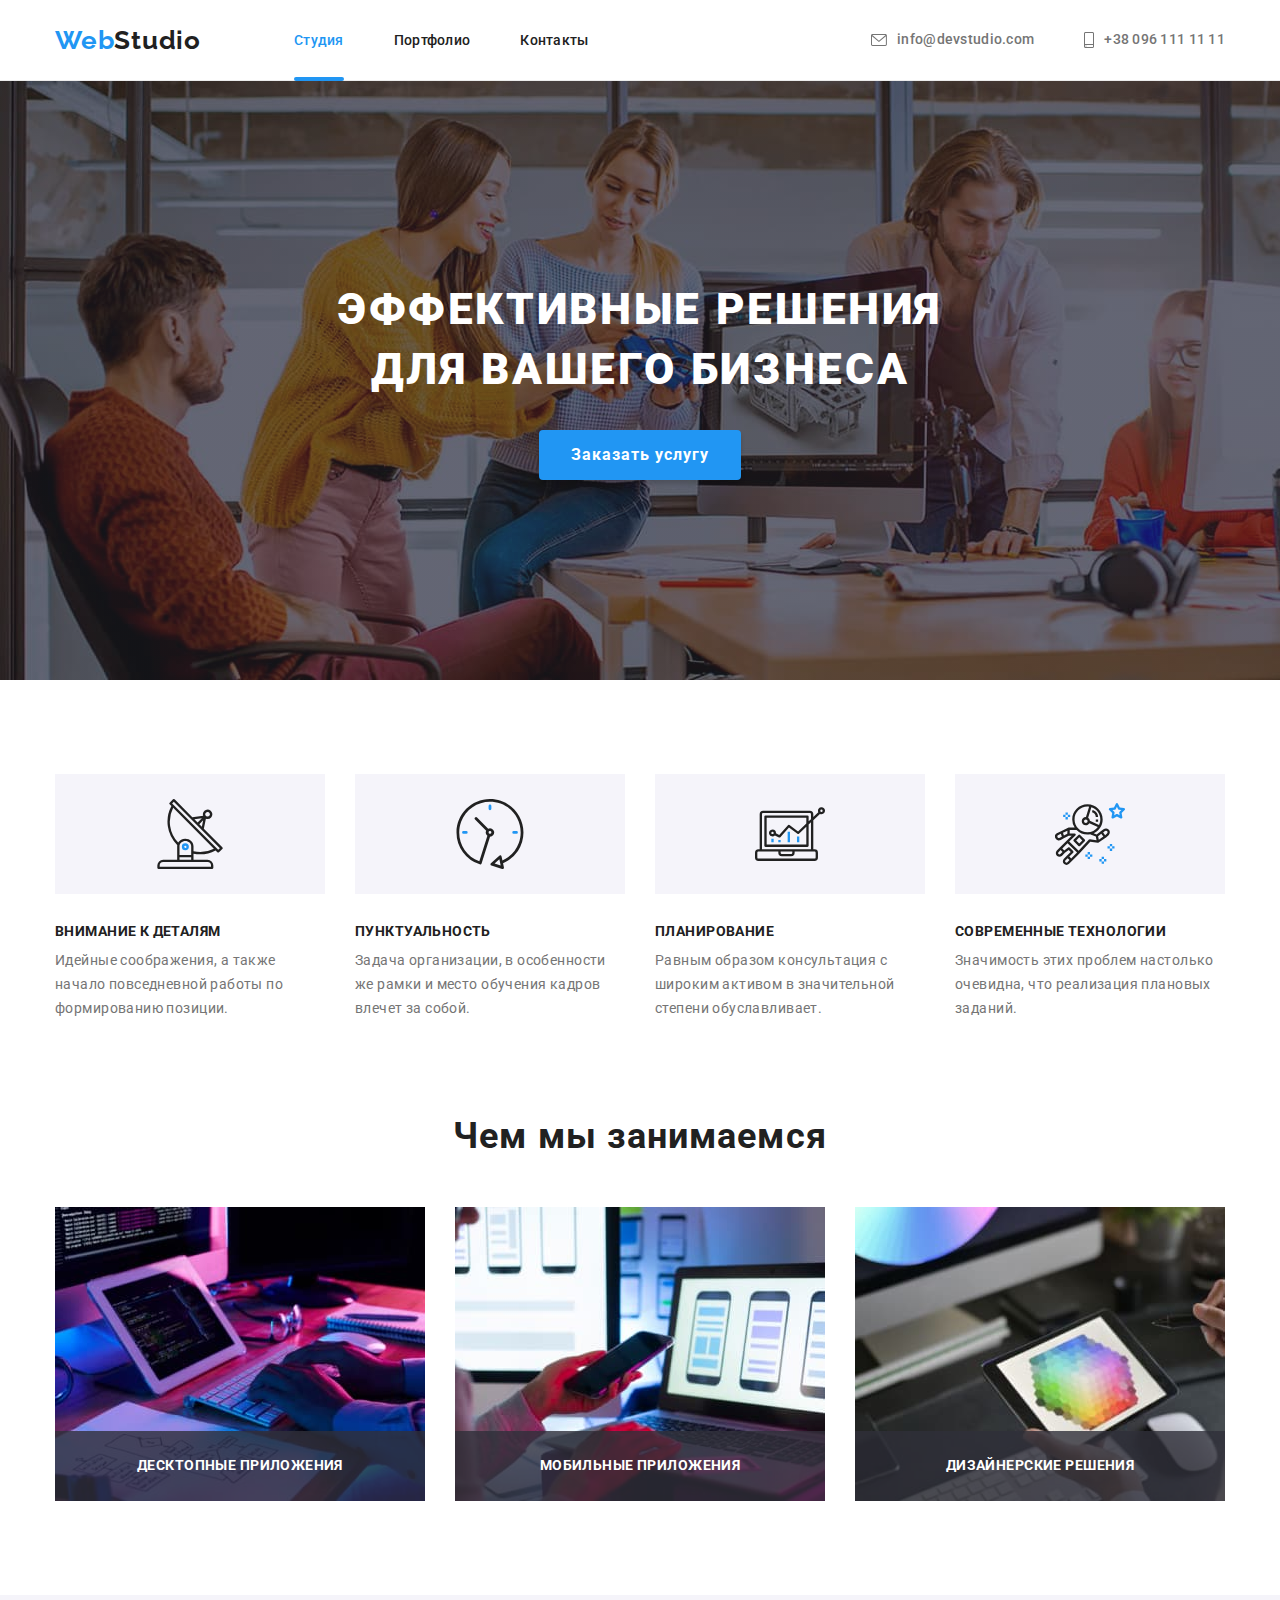
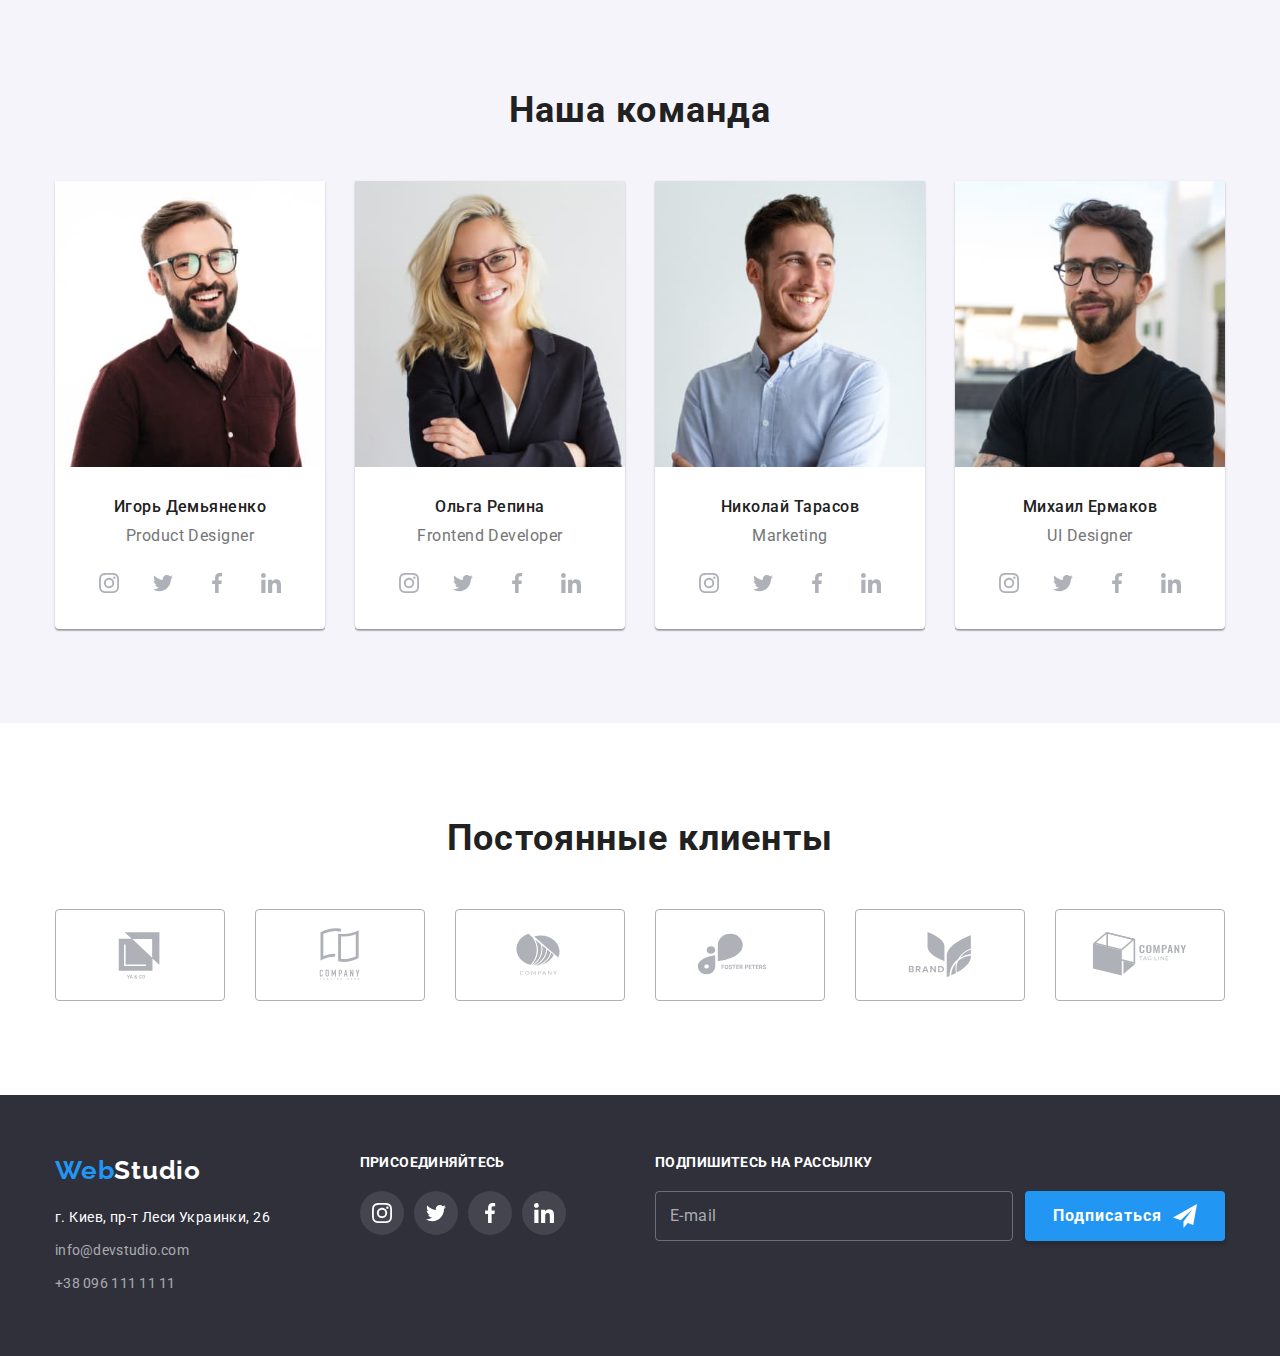
<file: index.html>
<!DOCTYPE html>
<html lang="ru">
<head>
    <meta charset="UTF-8">
    <meta http-equiv="X-UA-Compatible" content="IE=edge">
    <meta name="viewport" content="width=device-width, initial-scale=1.0">
    <title>Студия</title>
    <link rel="preconnect" href="https://fonts.googleapis.com">
    <link rel="preconnect" href="https://fonts.gstatic.com" crossorigin>
    <link href="https://fonts.googleapis.com/css2?family=Raleway:wght@700&family=Roboto:wght@400;500;700;900&display=swap"
        rel="stylesheet">
    <link rel="stylesheet" href="https://cdnjs.cloudflare.com/ajax/libs/modern-normalize/1.1.0/modern-normalize.min.css">
    <link rel="stylesheet" href="./css/main.min.css">
</head>
<body>
 <header class="header-section">
     <div class="container header-flex">
        <a href="./index.html" class="logo--header"><span class="logo__accent--header">Web</span>Studio</a>
        <button type="button" class="header__menu-btn" data-menu-button aria-expanded="false"
        aria-controls="header__menu-box">
            <svg class="menu-icon" width="40px" height="40px" aria-label="Переключатель мобильного меню">
                <use class="menu-icon__open" href="./images/icons.svg#icon-menu"></use>
                <use class="menu-icon__close" href="./images/icons.svg#icon-close"></use>
            </svg>
        </button>
     <nav class="header__menu-box" data-menu id="header__menu-box"> 
     <ul class="site-nav" >
         <li class="site-nav__item"><a href="./index.html" class="site-nav__link current">Студия</a></li>
         <li class="site-nav__item"><a href="./portfolio.html" class="site-nav__link">Портфолио</a></li>
         <li class="site-nav__item"><a href="" class="site-nav__link">Контакты</a></li>
     </ul>
     <ul class="contacts">
        <li class="contacts__item">
            <a href="mailto:info@devstudio.com" class="contacts__link"> 
                <svg class="contacts__icon-mail" width="16px" height="12px" ><use href="./images/icons.svg#icon-envelope-logo"></use></svg>
               info@devstudio.com</a></li>
        <li class="contacts__item"><a href="tel:+380961111111" class="contacts__link">
           <svg class="contacts__icon-phone" width="10px" height="16px">
               <use href="./images/icons.svg#icon-smartphone-logo"></use>
           </svg>
           +38 096 111 11 11</a></li>
    </ul>
    <ul class="menu-socials">
        <li class="menu-socials__item"><a class="menu-socials__link" href="" aria-label="Instagram">Instagram</a></li>
        <li class="menu-socials__item"><a class="menu-socials__link" href="" aria-label="Twitter">Twitter</a></li>
        <li class="menu-socials__item"><a class="menu-socials__link" href="" aria-label="Facebook">Facebook</a></li>
        <li class="menu-socials__item"><a class="menu-socials__link" href="" aria-label="LinkedIn">LinkedIn</a></li>
    </ul>
    </nav>
     
    </div>
 </header>
 <main>
     <section class="hero-section">
         <div class="hero-content">
         <h1 class="hero-title">Эффективные решения <br>для вашего бизнеса</h1>
         <button type="button" class="hero-btn" data-modal-open >Заказать услугу</button>
        </div>
     </section>
     <section class="section">
         <div class="container">
         <ul class="features">
             <li class="features__item">
                 <div class="features__icons-wrapper"><svg class="features__icon">
                    <use href="./images/icons.svg#antenna"></use>
                </svg></div>
              <h3 class="features__title">Внимание к деталям</h3>
              <p class="features__description">Идейные соображения, а также начало повседневной работы по формированию позиции.</p>
             </li>
             <li class="features__item">
                 <div class="features__icons-wrapper">
                <svg class="features__icon">
                    <use href="./images/icons.svg#clock"></use>
                </svg>
                </div>
              <h3 class="features__title">Пунктуальность</h3>
              <p class="features__description">Задача организации, в особенности же рамки и место обучения кадров влечет за собой.</p>
             </li>
             <li class="features__item">
                 <div class="features__icons-wrapper">
                    <svg class="features__icon">
                        <use href="./images/icons.svg#diagram"></use>
                    </svg>
                 </div>
              <h3 class="features__title">Планирование</h3>
              <p class="features__description">Равным образом консультация с широким активом в значительной степени обуславливает.</p>
             </li>
             <li class="features__item">
                 <div class="features__icons-wrapper">
                    <svg class="features__icon">
                        <use href="./images/icons.svg#astronaut"></use>
                    </svg>
                 </div>
              <h3 class="features__title">Современные технологии</h3>
              <p class="features__description">Значимость этих проблем настолько очевидна, что реализация плановых заданий.</p>
             </li>      
         </ul>
        </div>
     </section>
     <section class="projects-section">
         <div class="container">
         <h2 class="projects-section__title">Чем мы занимаемся</h2>
         <ul class="projects-list">
             <li class="projects-list__item">
               <img srcset="./images/img.jpg 1x, ./images/img@2x.jpg 2x"
               src="./images/img.jpg" 
               alt="Ноутбук" width="370"> 

               <p class="projects-list__decription">Десктопные приложения</p>
             </li>
            <li class="projects-list__item">
                <img srcset="./images/img2.jpg 1x, ./images/img2@2x.jpg 2x"
                src="./images/img2.jpg" alt="Смартфон" width="370">
                <p class="projects-list__decription">Мобильные приложения</p>
            </li>
            <li class="projects-list__item">
                <img srcset="./images/img3.jpg 1x, ./images/img3@2x.jpg 2x"
                src="./images/img3.jpg" alt="Планшет" width="370">
                <p class="projects-list__decription">Дизайнерские решения</p>
            </li>
         </ul>
        </div>
     </section>
     <section class="section team-section">
         <div class="container">
         <h2 class="team-section__title">Наша команда</h2>
         <ul class="team-members">
             <li class="team-members__item">
                <img srcset="
                ./images/team1-270.jpg     270w,
                ./images/team1-540@2x.jpg  540w,
                ./images/team1-354.jpg      354w,
                ./images/team1-708@2x.jpg   708w,
                ./images/team1-450.jpg      450w,
                ./images/team1-900@2x.jpg   900w
                "
                src="./images/team1-desktop.jpg" 
                alt="Фотография Игоря Демьяненко" 
                sizes="(min-width: 1200px) 25vw, (min-width: 768px) 50vw, (min-width: 480px) 100vw, 100vw"
                class="team-members-pic"> 

                <div class="team-members__content">
                <h3 class="team-members__name">Игорь Демьяненко</h3>
                <p class="team-members__position">Product Designer</p>
                
                <ul class="socials">
                    <li class="socials__point">
                     <a href="" class="socials__link" aria-label="Instagram">
                      <svg class="socials__icon" width="20px" height="20px">
                          <use href="./images/icons.svg#instagram"></use>
                      </svg>
                      </a>
                    </li>
                    <li class="socials__point">
                        <a href="" class="socials__link" aria-label="Twitter">
                            <svg class="socials__icon" width="20px" height="20px">
                                <use href="./images/icons.svg#twitter"></use>
                            </svg>
                        </a>
                    </li>
                    <li class="socials__point">
                        <a href="" class="socials__link" aria-label="Facebook">
                            <svg class="socials__icon" width="20px" height="20px">
                                <use href="./images/icons.svg#facebook"></use>
                            </svg>
                        </a>
                    </li>
                    <li class="socials__point">
                        <a href="" class="socials__link" aria-label="Linkedin">
                            <svg class="socials__icon" width="20px" height="20px">
                                <use href="./images/icons.svg#linkedin"></use>
                            </svg>
                        </a>
                    </li>
                </ul>
                </div>
             </li>
            <li class="team-members__item">
                <img srcset="
                ./images/team2-270.jpg     270w,
                ./images/team2-540@2x.jpg  540w,
                ./images/team2-354.jpg      354w,
                ./images/team2-708@2x.jpg   708w,
                ./images/team2-450.jpg      450w,
                ./images/team2-900@2x.jpg   900w
                "
                src="./images/team1-desktop.jpg" 
                alt="Фотография Ольги Репиной" 
                sizes="(min-width: 1200px) 25vw, (min-width: 768px) 50vw, (min-width: 480px) 100vw, 100vw"
                class="team-members-pic">

                <div class="team-members__content">
                <h3 class="team-members__name">Ольга Репина</h3>
                <p class="team-members__position">Frontend Developer</p>
                <ul class="socials">
                    <li class="socials__point">
                        <a href="" class="socials__link" aria-label="Instagram">
                            <svg class="socials__icon" width="20px" height="20px">
                                <use href="./images/icons.svg#instagram"></use>
                            </svg>
                        </a>
                    </li>
                    <li class="socials__point">
                        <a href="" class="socials__link" aria-label="Twitter">
                            <svg class="socials__icon" width="20px" height="20px">
                                <use href="./images/icons.svg#twitter"></use>
                            </svg>
                        </a>
                    </li>
                    <li class="socials__point">
                        <a href="" class="socials__link" aria-label="Facebook">
                            <svg class="socials__icon" width="20px" height="20px">
                                <use href="./images/icons.svg#facebook"></use>
                            </svg>
                        </a>
                    </li>
                    <li class="socials__point">
                        <a href="" class="socials__link" aria-label="Linkedin">
                            <svg class="socials__icon" width="20px" height="20px">
                                <use href="./images/icons.svg#linkedin"></use>
                            </svg>
                        </a>
                    </li>
                </ul>
                </div>
            </li>
            <li class="team-members__item">
                <img srcset="
                ./images/team3-270.jpg     270w,
                ./images/team3-540@2x.jpg  540w,
                ./images/team3-354.jpg      354w,
                ./images/team3-708@2x.jpg   708w,
                ./images/team3-450.jpg      450w,
                ./images/team3-900@2x.jpg   900w
                "
                src="./images/team1-desktop.jpg" 
                alt="Фотография Николая Тарасова" 
                sizes="(min-width: 1200px) 25vw, (min-width: 768px) 50vw, (min-width: 480px) 100vw, 100vw"
                class="team-members-pic">

                <div class="team-members__content">
                <h3 class="team-members__name">Николай Тарасов</h3>
                <p class="team-members__position">Marketing</p>
                <ul class="socials">
                    <li class="socials__point">
                        <a href="" class="socials__link" aria-label="Instagram">
                            <svg class="socials__icon" width="20px" height="20px">
                                <use href="./images/icons.svg#instagram"></use>
                            </svg>
                        </a>
                    </li>
                    <li class="socials__point">
                        <a href="" class="socials__link" aria-label="Twitter">
                            <svg class="socials__icon" width="20px" height="20px">
                                <use href="./images/icons.svg#twitter"></use>
                            </svg>
                        </a>
                    </li>
                    <li class="socials__point">
                        <a href="" class="socials__link" aria-label="Facebook">
                            <svg class="socials__icon" width="20px" height="20px">
                                <use href="./images/icons.svg#facebook"></use>
                            </svg>
                        </a>
                    </li>
                    <li class="socials__point">
                        <a href="" class="socials__link" aria-label="Linkedin">
                            <svg class="socials__icon" width="20px" height="20px">
                                <use href="./images/icons.svg#linkedin"></use>
                            </svg>
                        </a>
                    </li>
                </ul>
                </div>
            </li>
            <li class="team-members__item">
                <img srcset="
                ./images/team4-270.jpg     270w,
                ./images/team4-540@2x.jpg  540w,
                ./images/team4-354.jpg      354w,
                ./images/team4-708@2x.jpg   708w,
                ./images/team4-450.jpg      450w,
                ./images/team4-900@2x.jpg   900w
                "
                src="./images/team1-desktop.jpg" 
                alt="Фотография Михаила Ярмакова" 
                sizes="(min-width: 1200px) 25vw, (min-width: 768px) 50vw, (min-width: 480px) 100vw, 100vw"
                class="team-members-pic">

                <div class="team-members__content">
                <h3 class="team-members__name">Михаил Ермаков</h3>
                <p class="team-members__position">UI Designer</p>
                <ul class="socials">
                    <li class="socials__point">
                        <a href="" class="socials__link" aria-label="Instagram">
                            <svg class="socials__icon" width="20px" height="20px">
                                <use href="./images/icons.svg#instagram"></use>
                            </svg>
                        </a>
                    </li>
                    <li class="socials__point">
                        <a href="" class="socials__link" aria-label="Twitter">
                            <svg class="socials__icon" width="20px" height="20px">
                                <use href="./images/icons.svg#twitter"></use>
                            </svg>
                        </a>
                    </li>
                    <li class="socials__point">
                        <a href="" class="socials__link" aria-label="Facebook">
                            <svg class="socials__icon" width="20px" height="20px">
                                <use href="./images/icons.svg#facebook"></use>
                            </svg>
                        </a>
                    </li>
                    <li class="socials__point">
                        <a href="" class="socials__link" aria-label="Linkedin">
                            <svg class="socials__icon" width="20px" height="20px">
                                <use href="./images/icons.svg#linkedin"></use>
                            </svg>
                        </a>
                    </li>
                </ul>
                </div>
            </li>
         </ul>
        </div>
     </section>
     <section class="section">
         <div class="container">
        <h2 class="clients-section-title">Постоянные клиенты</h2>
            <ul class="clients-list">
                <li class="clients-list__item"><a href="" class="clients-list__link">
                    <svg class="clients-list__icon"><use href="./images/icons.svg#logo1"></use></svg>
                </a></li>
                <li class="clients-list__item"><a href="" class="clients-list__link">
                    <svg class="clients-list__icon"><use href="./images/icons.svg#logo2"></use></svg>
                </a></li>
                <li class="clients-list__item"><a href="" class="clients-list__link">
                    <svg class="clients-list__icon"><use href="./images/icons.svg#logo3"></use></svg>
                </a></li>
                <li class="clients-list__item"><a href="" class="clients-list__link">
                    <svg class="clients-list__icon"><use href="./images/icons.svg#logo4"></use></svg>
                </a></li>
                <li class="clients-list__item"><a href="" class="clients-list__link">
                    <svg class="clients-list__icon"><use href="./images/icons.svg#logo5"></use></svg>
                </a></li>
                <li class="clients-list__item"><a href="" class="clients-list__link">
                    <svg class="clients-list__icon"><use href="./images/icons.svg#logo6"></use></svg>
                </a></li>
            </ul>
        </div>
     </section>
 </main>

<footer class="footer-section">
    <div class="container footer-flex">

     <div class="footer-contacts-wrapper">
    <a href="./index.html" class="logo--footer"><span class="logo__accent--footer">Web</span>Studio</a>
    <address>
        г. Киев, пр-т Леси Украинки, 26
    </address>
    <ul class="footer-contacts">
        <li class="footer-contacts__point"><a href="mailto:info@devstudio.com" class="footer-contacts__link">info@devstudio.com</a></li>
        <li class="footer-contacts__point"><a href="tel:+380961111111" class="footer-contacts__link">+38 096 111 11 11</a></li>
    </ul>
     </div>

    <div class="footer-socials-wrapper">
    <h2 class="footer-socials-title">присоединяйтесь</h2>
    <ul class="footer-socials">
        <li class="footer-socials__item"><a href="" class="footer-socials__link">
            <svg class="footer-socials__icon" width="20px" height="20px"><use href="./images/icons.svg#instagram"></use></svg>
        </a></li>
        <li class="footer-socials__item"><a href="" class="footer-socials__link">
            <svg class="footer-socials__icon" width="20px" height="20px"><use href="./images/icons.svg#twitter"></use></svg>
        </a></li>
        <li class="footer-socials__item"><a href="" class="footer-socials__link">
                <svg class="footer-socials__icon" width="20px" height="20px">
                    <use href="./images/icons.svg#facebook"></use>
                </svg>
            </a></li>
        <li class="footer-socials__item"><a href="" class="footer-socials__link">
            <svg class="footer-socials__icon" width="20px" height="20px"><use href="./images/icons.svg#linkedin"></use></svg>
        </a></li>
    </ul>
    </div>

    <div class="form-subscription-box">
       <b class="form-subscription-title">Подпишитесь на рассылку</b>
       <form class="form-subscription">
        <input type="email" class="form-subscription__email" name="subscription-email" id="subscription-email" placeholder=" ">
        <label class="form-subscription__label" for="subscription-email">E-mail</label>
        <button type="submit" class="form-subscription-btn">Подписаться
            <svg width="24px" height="24px">
                <use href="./images/icons.svg#icon-send"></use>
            </svg>
        </button>
       </form>
    </div>
    </div>
</footer>
<!-- Разметка модального окна -->
<div class="backdrop is-hidden" data-modal>
    <div class="modal">
    <button class="btn-modal-close" data-modal-close>
        <svg width="18px" height="18px">
            <use href="./images/icons.svg#icon-close-modal"></use>
        </svg>
    </button>
    <b class="modal__title">Оставьте свои данные, мы вам перезвоним</b>
    <form class="form-box">
       <div class="form-item">
            <label class="form-item__label" for="username">Имя</label>
        <input class="form-item__input" id="username" name="username" type="text">
        <svg class="form-item__icon" width="18px" height="18px">
            <use href="./images/icons.svg#icon-person-black"></use>
        </svg>
        </div>

        <div class="form-item">
        <label class="form-item__label" for="phone">Телефон</label>
        <input class="form-item__input" id="phone" name="phone" type="tel">
        <svg class="form-item__icon" width="18px" height="18px">
            <use href="./images/icons.svg#icon-phone-black"></use>
        </svg>
        </div>

        <div class="form-item">
        <label class="form-item__label" for="email">Почта</label>
        <input class="form-item__input" id="email" name="email" type="email">
        <svg class="form-item__icon" width="18px" height="18px">
            <use href="./images/icons.svg#icon-email-black"></use>
        </svg>
        </div>

        <div class="form-comment">
        <label class="form-comment__label" for="comment">Комментарий</label>
        <textarea class="form-comment__text" id="comment" placeholder="Введите текст" name="comment"></textarea>
        </div>

        <div class="form-checkbox">
          <label class="form-checkbox__text" for="confirmation-checkbox">Соглашаюсь с рассылкой и принимаю <a href=""
          class="terms-link">Условия договора</a></label>
        <input type="checkbox" class="form-checkbox__input" id="confirmation-checkbox" name="confirmation-checkbox">
        
        <svg class="form-checkbox__mark" width="16px" height="15px">
            <use href="./images/icons.svg#icon-check"></use>
        </svg>
        <svg width="16px" height="15px" class="form-checkbox__mark-wrapper">
            <use href="./images/icons.svg#icon-vector"></use>
        </svg>
        </div>
        
        <button type="submit" class="modal-confirmation-btn">Отправить</button>
    </form>
    </div>
</div>
<script src="./js/modal.js"></script>
<script src="./js/menu.js"></script>
</body>
</html>
</file>
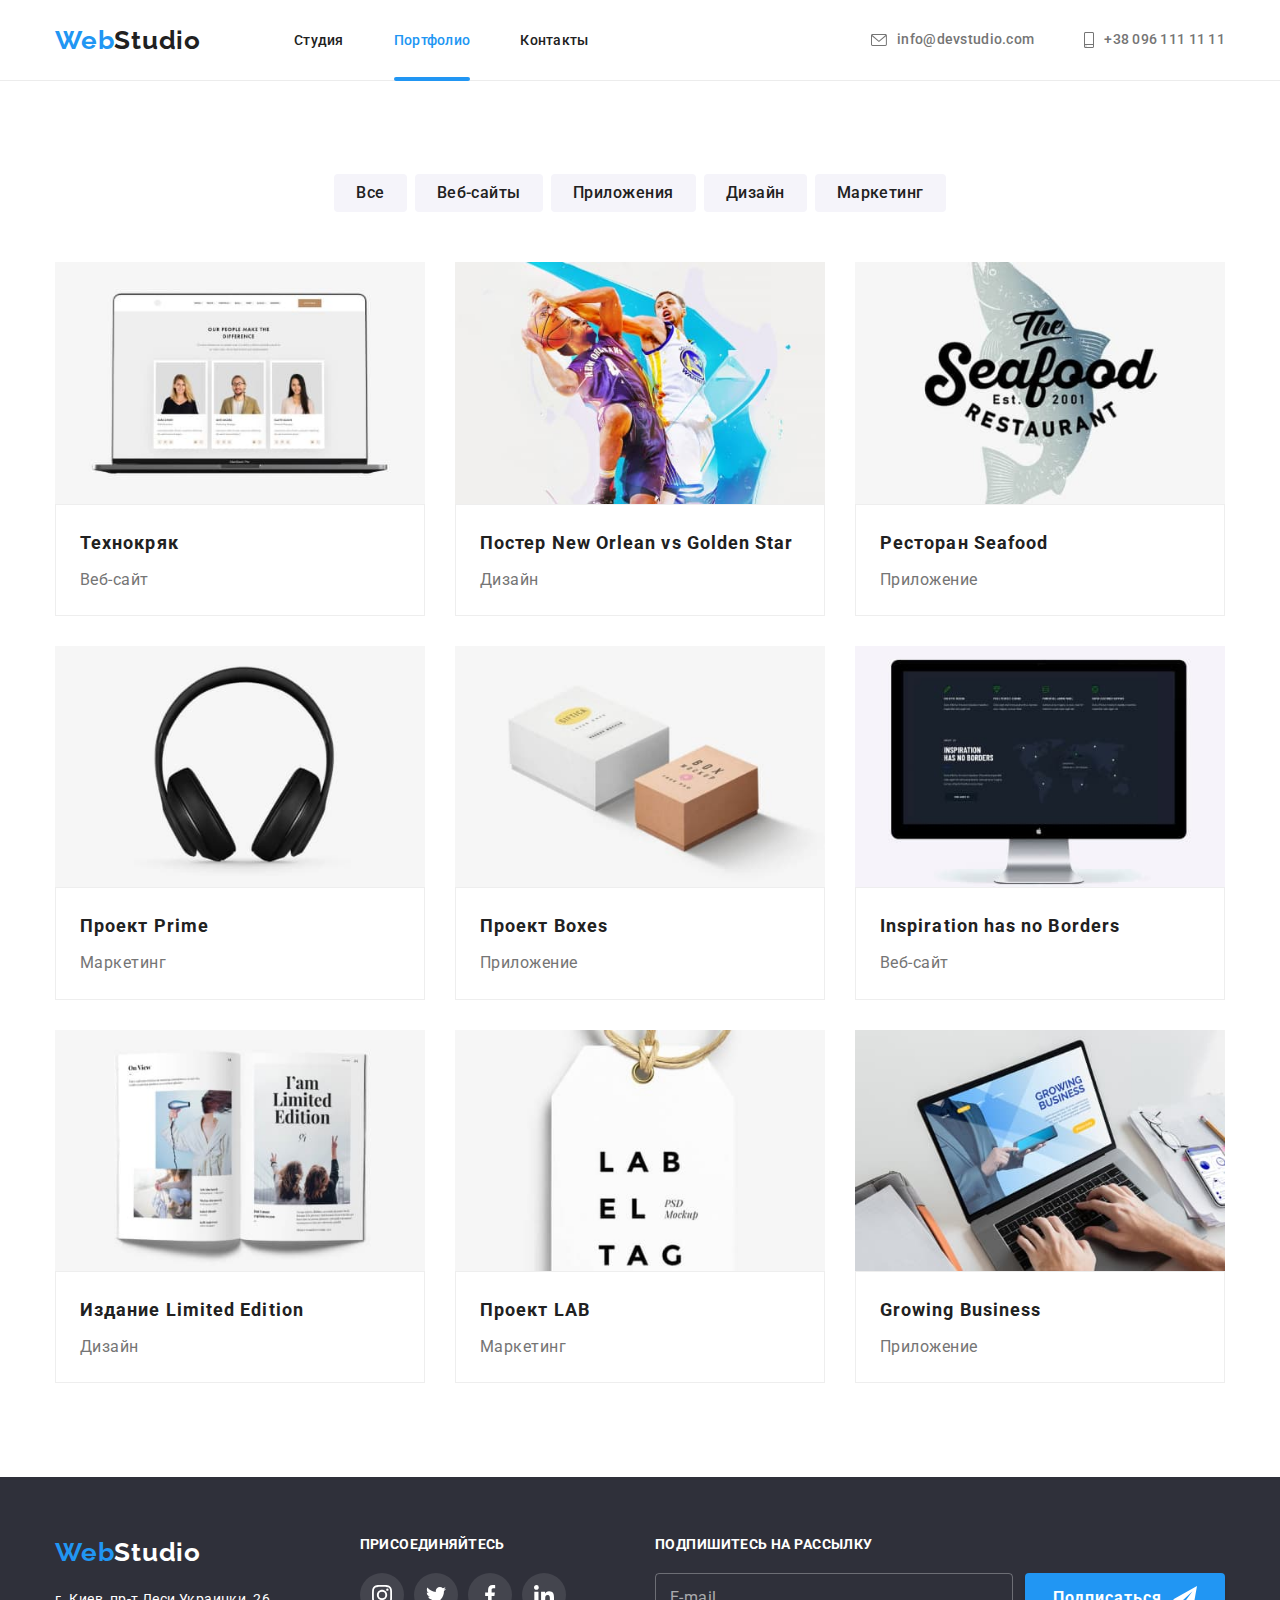
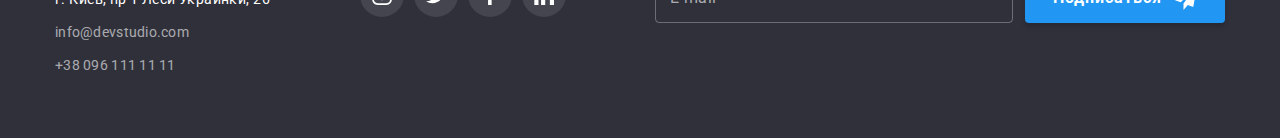
<file: portfolio.html>
<!DOCTYPE html>
<html lang="ru">
 <head>
    <meta charset="UTF-8">
    <meta http-equiv="X-UA-Compatible" content="IE=edge">
    <meta name="viewport" content="width=device-width, initial-scale=1.0">
    <title>Портфолио</title>
    <link rel="preconnect" href="https://fonts.googleapis.com">
    <link rel="preconnect" href="https://fonts.gstatic.com" crossorigin>
    <link href="https://fonts.googleapis.com/css2?family=Raleway:wght@700&family=Roboto:wght@400;500;700;900&display=swap"
        rel="stylesheet">
    <link rel="stylesheet" href="https://cdnjs.cloudflare.com/ajax/libs/modern-normalize/1.1.0/modern-normalize.min.css">
    <link rel="stylesheet" href="./css/main.min.css">
 </head>
 <body>
    <header class="header-section">
        <div class="container header-flex">
           <a href="./index.html" class="logo--header"><span class="logo__accent--header">Web</span>Studio</a>
           <button type="button" class="header__menu-btn" data-menu-button aria-expanded="false"
           aria-controls="header__menu-box">
               <svg class="menu-icon" width="40px" height="40px" aria-label="Переключатель мобильного меню">
                   <use class="menu-icon__open" href="./images/icons.svg#icon-menu"></use>
                   <use class="menu-icon__close" href="./images/icons.svg#icon-close"></use>
               </svg>
           </button>
        <nav class="header__menu-box" data-menu id="header__menu-box"> 
        <ul class="site-nav" >
            <li class="site-nav__item"><a href="./index.html" class="site-nav__link ">Студия</a></li>
            <li class="site-nav__item"><a href="./portfolio.html" class="site-nav__link current">Портфолио</a></li>
            <li class="site-nav__item"><a href="" class="site-nav__link">Контакты</a></li>
        </ul>
        <ul class="contacts">
           <li class="contacts__item">
               <a href="mailto:info@devstudio.com" class="contacts__link"> 
                   <svg class="contacts__icon-mail" width="16px" height="12px" ><use href="./images/icons.svg#icon-envelope-logo"></use></svg>
                  info@devstudio.com</a></li>
           <li class="contacts__item"><a href="tel:+380961111111" class="contacts__link">
              <svg class="contacts__icon-phone" width="10px" height="16px">
                  <use href="./images/icons.svg#icon-smartphone-logo"></use>
              </svg>
              +38 096 111 11 11</a></li>
       </ul>
       <ul class="menu-socials">
        <li class="menu-socials__item"><a class="menu-socials__link" href="" aria-label="Instagram">Instagram</a></li>
        <li class="menu-socials__item"><a class="menu-socials__link" href="" aria-label="Twitter">Twitter</a></li>
        <li class="menu-socials__item"><a class="menu-socials__link" href="" aria-label="Facebook">Facebook</a></li>
        <li class="menu-socials__item"><a class="menu-socials__link" href="" aria-label="LinkedIn">LinkedIn</a></li>
    </ul>
     </nav>
        
       </div>
    </header>
    <main>
     <section class="section">
      <div class="container">
        <h1 class="portfolio-title">Портфолио</h1>
            <ul class="filter-list">
                <li class="filter-list__item"><button type="button" class="filter-list__button">Все</button></li>
                <li class="filter-list__item"><button type="button" class="filter-list__button">Веб-сайты</button></li>
                <li class="filter-list__item"><button type="button" class="filter-list__button">Приложения</button></li>
                <li class="filter-list__item"><button type="button" class="filter-list__button">Дизайн</button></li>
                <li class="filter-list__item"><button type="button" class="filter-list__button">Маркетинг</button></li>
            </ul>   
                <ul class="portfolio-list">
                <li class="portfolio-list__item">
                    <a href="" class="portfolio-link">
                        <div class="portfolio-link__thumb">
                            <img srcset="
                            ./images/portfolio1-354.jpg   354w,
                            ./images/portfolio1-370.jpg   370w,
                            ./images/portfolio1-450.jpg   450w,
                            ./images/portfolio1-708.jpg   708w,
                            ./images/portfolio1-740.jpg   740w,
                            ./images/portfolio1-900.jpg   900w" 
                            src="./images/portfolio1-354.jpg" alt="Вид сайта технокряк" 
                            sizes="(min-width: 1200px) 33vw, (min-width: 768px) 50vw, (min-width: 480px) 100vw, 100vw"
                            class="img" >
                        <div class="portfolio-link__text-overlay"><p class="portfolio-link__text">Технокряк это современная площадка распространения коронавируса. Компании используют эту платформу
                        для цифрового
                        шпионажа.
                         </p></div></div>
                        <div class="portfolio-link__content">
                        <h2 class="portfolio-link__title">Технокряк</h2>
                        <p class="portfolio-link__type">Веб-сайт</p>
                        </div>
                    </a>
                </li>
                <li class="portfolio-list__item">
                    <a href="" class="portfolio-link">
                        <div class="portfolio-link__thumb">
                            <img srcset="
                            ./images/portfolio2-354.jpg   354w,
                            ./images/portfolio2-370.jpg   370w,
                            ./images/portfolio2-450.jpg   450w,
                            ./images/portfolio2-708.jpg   708w,
                            ./images/portfolio2-740.jpg   740w,
                            ./images/portfolio2-900.jpg   900w"  
                            src="./images/portfolio2-354.jpg" alt="Два игрока в баскетбол" 
                            sizes="(min-width: 1200px) 33vw, (min-width: 768px) 50vw, (min-width: 480px) 100vw, 100vw"
                            class="img" >
                        <div class="portfolio-link__text-overlay"><p class="portfolio-link__text">Технокряк это современная площадка распространения коронавируса. Компании используют эту платформу
                            для цифрового
                            шпионажа и атак на защищённые сервера конкурентов.</p></div></div>
                        <div class="portfolio-link__content">
                        <h2 class="portfolio-link__title">Постер New Orlean vs Golden Star</h2   >
                        <p class="portfolio-link__type">Дизайн</p>
                        </div>
                    </a>
                </li>
                <li class="portfolio-list__item">
                    <a href="" class="portfolio-link">
                        <div class="portfolio-link__thumb">
                            <img srcset="
                            ./images/portfolio3-354.jpg   354w,
                            ./images/portfolio3-370.jpg   370w,
                            ./images/portfolio3-450.jpg   450w,
                            ./images/portfolio3-708.jpg   708w,
                            ./images/portfolio3-740.jpg   740w,
                            ./images/portfolio3-900.jpg   900w" 
                            src="./images/portfolio3-354.jpg" alt="Эмблема ресторана" 
                            sizes="(min-width: 1200px) 33vw, (min-width: 768px) 50vw, (min-width: 480px) 100vw, 100vw"
                            class="img">
                        <div class="portfolio-link__text-overlay"><p class="portfolio-link__text">Технокряк это современная площадка распространения коронавируса. Компании используют эту платформу
                            для цифрового
                            шпионажа и атак на защищённые сервера конкурентов.</p></div></div>
                        <div class="portfolio-link__content">
                        <h2 class="portfolio-link__title">Ресторан Seafood</h2   >
                        <p class="portfolio-link__type">Приложение</p>
                        </div>
                    </a>
                </li>
                <li class="portfolio-list__item">
                    <a href="" class="portfolio-link">
                        <div class="portfolio-link__thumb">
                            <img srcset="
                            ./images/portfolio4-354.jpg   354w,
                            ./images/portfolio4-370.jpg   370w,
                            ./images/portfolio4-450.jpg   450w,
                            ./images/portfolio4-708.jpg   708w,
                            ./images/portfolio4-740.jpg   740w,
                            ./images/portfolio4-900.jpg   900w" 
                            src="./images/portfolio4-354.jpg" alt="Фотография наушников" 
                            sizes="(min-width: 1200px) 33vw, (min-width: 768px) 50vw, (min-width: 480px) 100vw, 100vw"
                            class="img">
                        <div class="portfolio-link__text-overlay"><p class="portfolio-link__text">Технокряк это современная площадка распространения коронавируса. Компании используют эту платформу
                            для цифрового
                            шпионажа и атак на защищённые сервера конкурентов.</p></div></div>
                        <div class="portfolio-link__content">
                        <h2 class="portfolio-link__title">Проект Prime</h2   >
                        <p class="portfolio-link__type">Маркетинг</p>
                        </div>
                    </a>
                </li>
                <li class="portfolio-list__item">
                    <a href="" class="portfolio-link">
                        <div class="portfolio-link__thumb">
                            <img srcset="
                            ./images/portfolio5-354.jpg   354w,
                            ./images/portfolio5-370.jpg   370w,
                            ./images/portfolio5-450.jpg   450w,
                            ./images/portfolio5-708.jpg   708w,
                            ./images/portfolio5-740.jpg   740w,
                            ./images/portfolio5-900.jpg   900w"
                            src="./images/portfolio5-354.jpg" alt="Две коробочки" 
                            sizes="(min-width: 1200px) 33vw, (min-width: 768px) 50vw, (min-width: 480px) 100vw, 100vw"
                            class="img" >
                        <div class="portfolio-link__text-overlay"><p class="portfolio-link__text">Технокряк это современная площадка распространения коронавируса. Компании используют эту платформу
                            для цифрового
                            шпионажа и атак на защищённые сервера конкурентов.</p></div></div>
                        <div class="portfolio-link__content">
                        <h2 class="portfolio-link__title">Проект Boxes</h2>
                        <p class="portfolio-link__type">Приложение</p>
                        </div>
                    </a>
                </li>
                <li class="portfolio-list__item">
                    <a href="" class="portfolio-link">
                        <div class="portfolio-link__thumb">
                            <img srcset="
                            ./images/portfolio6-354.jpg   354w,
                            ./images/portfolio6-370.jpg   370w,
                            ./images/portfolio6-450.jpg   450w,
                            ./images/portfolio6-708.jpg   708w,
                            ./images/portfolio6-740.jpg   740w,
                            ./images/portfolio6-900.jpg   900w"
                            src="./images/portfolio6-354.jpg" alt="Фотография веб-сайта" 
                            sizes="(min-width: 1200px) 33vw, (min-width: 768px) 50vw, (min-width: 480px) 100vw, 100vw"
                            class="img">
                        <div class="portfolio-link__text-overlay"><p class="portfolio-link__text">Технокряк это современная площадка распространения коронавируса. Компании используют эту платформу
                            для цифрового
                            шпионажа и атак на защищённые сервера конкурентов.</p></div></div>
                        <div class="portfolio-link__content">
                        <h2 class="portfolio-link__title">Inspiration has no Borders</h2>
                        <p class="portfolio-link__type">Веб-сайт</p>
                        </div>
                    </a>
                </li>
                <li class="portfolio-list__item">
                    <a href="" class="portfolio-link">
                        <div class="portfolio-link__thumb">
                            <img srcset="
                            ./images/portfolio7-354.jpg   354w,
                            ./images/portfolio7-370.jpg   370w,
                            ./images/portfolio7-450.jpg   450w,
                            ./images/portfolio7-708.jpg   708w,
                            ./images/portfolio7-740.jpg   740w,
                            ./images/portfolio7-900.jpg   900w"
                            src="./images/portfolio7-354.jpg" alt="Раскрытая книга" 
                            sizes="(min-width: 1200px) 33vw, (min-width: 768px) 50vw, (min-width: 480px) 100vw, 100vw"
                            class="img">
                        <div class="portfolio-link__text-overlay"><p class="portfolio-link__text">Технокряк это современная площадка распространения коронавируса. Компании используют эту платформу
                        для цифрового
                        шпионажа и атак на защищённые сервера конкурентов.</p></div></div>
                        <div class="portfolio-link__content">
                        <h2 class="portfolio-link__title">Издание Limited Edition</h2>
                        <p class="portfolio-link__type">Дизайн</p>
                        </div>
                    </a>
                </li>
                <li class="portfolio-list__item">
                    <a href="" class="portfolio-link">
                        <div class="portfolio-link__thumb">
                            <img srcset="
                            ./images/portfolio8-354.jpg   354w,
                            ./images/portfolio8-370.jpg   370w,
                            ./images/portfolio8-450.jpg   450w,
                            ./images/portfolio8-708.jpg   708w,
                            ./images/portfolio8-740.jpg   740w,
                            ./images/portfolio8-900.jpg   900w"
                            src="./images/portfolio8-354.jpg" alt="Эмблема проекта" 
                            sizes="(min-width: 1200px) 33vw, (min-width: 768px) 50vw, (min-width: 480px) 100vw, 100vw"
                            class="img">
                        <div class="portfolio-link__text-overlay"><p class="portfolio-link__text">Технокряк это современная площадка распространения коронавируса. Компании используют эту платформу
                            для цифрового
                            шпионажа и атак на защищённые сервера конкурентов.</p></div></div>
                        <div class="portfolio-link__content">
                        <h2 class="portfolio-link__title">Проект LAB</h2>
                        <p class="portfolio-link__type">Маркетинг</p>
                        </div>
                    </a>
                </li>
                <li class="portfolio-list__item">
                    <a href="" class="portfolio-link">
                        <div class="portfolio-link__thumb">
                            <img srcset="
                            ./images/portfolio9-354.jpg   354w,
                            ./images/portfolio9-370.jpg   370w,
                            ./images/portfolio9-450.jpg   450w,
                            ./images/portfolio9-708.jpg   708w,
                            ./images/portfolio9-740.jpg   740w,
                            ./images/portfolio9-900.jpg   900w"
                            src="./images/portfolio9-354.jpg" alt="Изображение ноутбука" 
                            sizes="(min-width: 1200px) 33vw, (min-width: 768px) 50vw, (min-width: 480px) 100vw, 100vw"
                            class="img">
                        <div class="portfolio-link__text-overlay"><p class="portfolio-link__text">Технокряк это современная площадка распространения коронавируса. Компании используют эту платформу
                            для цифрового
                            шпионажа и атак на защищённые сервера конкурентов.</p></div>
                            </div>
                        <div class="portfolio-link__content">
                        <h2 class="portfolio-link__title">Growing Business</h2>
                        <p class="portfolio-link__type">Приложение</p>
                        </div>
                    </a>
                </li>
                </ul>
      </div>
     </section>
    </main>
    <footer class="footer-section">
        <div class="container footer-flex">
    
         <div class="footer-contacts-wrapper">
        <a href="./index.html" class="logo--footer"><span class="logo__accent--footer">Web</span>Studio</a>
        <address>
            г. Киев, пр-т Леси Украинки, 26
        </address>
        <ul class="footer-contacts">
            <li class="footer-contacts__point"><a href="mailto:info@devstudio.com" class="footer-contacts__link">info@devstudio.com</a></li>
            <li class="footer-contacts__point"><a href="tel:+380961111111" class="footer-contacts__link">+38 096 111 11 11</a></li>
        </ul>
         </div>
    
        <div class="footer-socials-wrapper">
        <h2 class="footer-socials-title">присоединяйтесь</h2>
        <ul class="footer-socials">
            <li class="footer-socials__item"><a href="" class="footer-socials__link">
                <svg class="footer-socials__icon" width="20px" height="20px"><use href="./images/icons.svg#instagram"></use></svg>
            </a></li>
            <li class="footer-socials__item"><a href="" class="footer-socials__link">
                <svg class="footer-socials__icon" width="20px" height="20px"><use href="./images/icons.svg#twitter"></use></svg>
            </a></li>
            <li class="footer-socials__item"><a href="" class="footer-socials__link">
                    <svg class="footer-socials__icon" width="20px" height="20px">
                        <use href="./images/icons.svg#facebook"></use>
                    </svg>
                </a></li>
            <li class="footer-socials__item"><a href="" class="footer-socials__link">
                <svg class="footer-socials__icon" width="20px" height="20px"><use href="./images/icons.svg#linkedin"></use></svg>
            </a></li>
        </ul>
        </div>
    
        <div class="form-subscription-box">
           <b class="form-subscription-title">Подпишитесь на рассылку</b>
           <form class="form-subscription">
            <input type="email" class="form-subscription__email" name="subscription-email" id="subscription-email" placeholder=" ">
            <label class="form-subscription__label" for="subscription-email">E-mail</label>
            <button type="submit" class="form-subscription-btn">Подписаться
                <svg width="24px" height="24px">
                    <use href="./images/icons.svg#icon-send"></use>
                </svg>
            </button>
           </form>
        </div>
        </div>
    </footer>
    <script src="./js/modal.js"></script>
    <script src="./js/menu.js"></script>
 </body>
</html>
</file>
<file: css/main.min.css>
:root{--primary-text-color: rgba(117, 117, 117, 1);--title-text-color: rgba(33, 33, 33, 1);--accent-color: rgba(33, 150, 243, 1);--white: rgba(255, 255, 255, 1);--background-color: rgba(245, 244, 250, 1);--footer-bg-color: rgba(47, 48, 58, 1);--hover-btn-color: rgba(24, 140, 232, 1);--portfolio-card-margin: 30px;--fotter-contacts-color: rgba(255, 255, 255, 0.6);--hero-background-shadow: rgba(47, 48, 58, 0, 4);--icons-primary-color: rgba(175, 177, 184, 1);--transition-cubic: cubic-bezier(0.4, 0, 0.2, 1)}.logo__accent--footer,.logo--footer,.logo--header,.logo__accent--header{font-family:"Raleway",sans-serif;font-weight:700;font-size:24px;line-height:1.17;letter-spacing:.03em;text-decoration:none}@media screen and (min-width: 1200px){.logo__accent--footer,.logo--footer,.logo--header,.logo__accent--header{font-size:26px;line-height:1.19}}body{font-family:"Roboto",sans-serif;color:var(--primary-text-color);padding-top:60px}@media screen and (min-width: 768px){body{padding-top:80px}}li{list-style:none}ul{padding:0;margin:0}h1,h2,h3{margin-top:0}p{margin-bottom:0}img{display:block}.container{margin:0 auto;padding-left:15px;padding-right:15px}@media screen and (min-width: 480px){.container{width:480px}}@media screen and (min-width: 768px){.container{width:768px}}@media screen and (min-width: 1200px){.container{width:1200px}}.section{padding:60px 0}@media screen and (min-width: 1200px){.section{padding:94px 0}}.projects-section__title,.team-section__title,.clients-section-title{margin-bottom:30px;color:var(--title-text-color);font-weight:700;font-size:28px;line-height:1.17;text-align:center;letter-spacing:.03em}@media screen and (min-width: 1200px){.projects-section__title,.team-section__title,.clients-section-title{font-size:36px;margin-bottom:50px}}.header-section{position:fixed;top:0;left:0;right:0;z-index:3;background-color:var(--white);border-bottom-width:1px;border-bottom-style:solid;border-bottom-color:#ececec}.header-flex{display:-webkit-box;display:-ms-flexbox;display:flex;height:60px;-webkit-box-align:center;-ms-flex-align:center;align-items:center;-webkit-box-pack:justify;-ms-flex-pack:justify;justify-content:space-between}@media screen and (min-width: 768px){.header-flex{height:80px}}@media screen and (min-width: 768px){.header-flex{-webkit-box-pack:start;-ms-flex-pack:start;justify-content:flex-start}}.logo__accent--header{color:var(--accent-color)}.logo--header{color:var(--title-text-color)}@media screen and (min-width: 768px){.logo--header{margin-right:88px}}@media screen and (min-width: 768px){.logo--header{margin-right:93px}}.header__menu-btn{display:block;max-width:40px;height:40px;padding:0;z-index:15;background-color:transparent;border:0}.header__menu-btn .menu-icon__close{display:none}.header__menu-btn.is-open .menu-icon__close{display:block}.header__menu-btn.is-open .menu-icon__open{display:none}@media screen and (min-width: 768px){.header__menu-btn{display:none}}.header__menu-btn:hover .menu-icon,.header__menu-btn:focus .menu-icon{fill:var(--accent-color)}@media screen and (max-width: 767px){.header__menu-box{position:fixed;top:0;left:0;right:0;bottom:0;padding:48px 40px;z-index:10;display:-webkit-box;display:-ms-flexbox;display:flex;-webkit-box-orient:vertical;-webkit-box-direction:normal;-ms-flex-direction:column;flex-direction:column;opacity:0;visibility:hidden;pointer-events:none;background-color:var(--white);-webkit-transition:opacity 250ms linear,visibility 250ms linear;-o-transition:opacity 250ms linear,visibility 250ms linear;transition:opacity 250ms linear,visibility 250ms linear}}@media screen and (min-width: 768px){.header__menu-box{display:-webkit-box;display:-ms-flexbox;display:flex}}@media screen and (min-width: 1200px){.header__menu-box{-webkit-box-flex:2;-ms-flex-positive:2;flex-grow:2;-webkit-box-pack:justify;-ms-flex-pack:justify;justify-content:space-between}}@media screen and (max-width: 767px){.header__menu-box.is-open{opacity:1;visibility:visible;pointer-events:initial}}.site-nav{-webkit-box-flex:2;-ms-flex-positive:2;flex-grow:2}@media screen and (min-width: 768px){.site-nav{-webkit-box-flex:1;-ms-flex-positive:1;flex-grow:1;display:-webkit-box;display:-ms-flexbox;display:flex;margin-right:84px;-ms-flex-item-align:center;align-self:center}}@media screen and (min-width: 1200px){.site-nav{margin-right:auto}}.site-nav__item:not(:last-child){margin-bottom:32px}@media screen and (min-width: 768px){.site-nav__item:not(:last-child){margin-bottom:0;margin-right:50px}}.site-nav__link{color:var(--title-text-color);font-weight:500;font-size:40px;line-height:1.14;letter-spacing:.02em;text-decoration:none;list-style:none;-webkit-transition:color 250ms var(--transition-cubic);-o-transition:color 250ms var(--transition-cubic);transition:color 250ms var(--transition-cubic)}.site-nav__link.current,.site-nav__link:hover,.site-nav__link:focus{color:var(--accent-color)}@media screen and (min-width: 768px){.site-nav__link{font-size:14px;position:relative;padding:32px 0}}@media screen and (min-width: 768px){.current::after{content:"";position:absolute;bottom:-1px;display:block;width:100%;height:4px;background-color:var(--accent-color);border-radius:2px}}.contacts{margin-bottom:64px;display:-webkit-box;display:-ms-flexbox;display:flex;-webkit-box-orient:vertical;-webkit-box-direction:reverse;-ms-flex-direction:column-reverse;flex-direction:column-reverse}@media screen and (min-width: 768px){.contacts{display:block;margin-left:auto;margin-bottom:0;margin-top:0}}@media screen and (min-width: 1200px){.contacts{display:-webkit-box;display:-ms-flexbox;display:flex;-webkit-box-orient:horizontal;-webkit-box-direction:normal;-ms-flex-direction:row;flex-direction:row}}.contacts__item:last-child{margin-bottom:32px}@media screen and (min-width: 768px){.contacts__item:last-child{margin-bottom:0px}}@media screen and (min-width: 768px)and (max-width: 1199px){.contacts__item:not(:last-child){margin-bottom:10px}.contacts__icon-mail,.contacts__icon-phone{display:block;fill:currentColor}.contacts__icon-mail{margin-right:8px;width:14px;height:10px}.contacts__icon-phone{margin-right:10px;width:10px;height:14px}}@media screen and (min-width: 1200px){.contacts__item:not(:last-child){margin-right:50px}.contacts__icon-mail,.contacts__icon-phone{display:block;fill:currentColor;margin-right:10px}}.contacts__link{color:inherit;font-weight:500;font-size:24px;line-height:1.14;letter-spacing:.02em;text-decoration:none;-webkit-transition:color 250ms var(--transition-cubic),font-size 250ms var(--transition-cubic);-o-transition:color 250ms var(--transition-cubic),font-size 250ms var(--transition-cubic);transition:color 250ms var(--transition-cubic),font-size 250ms var(--transition-cubic)}.contacts__link:hover,.contacts__linkfocus{color:var(--accent-color)}@media screen and (min-width: 768px){.contacts__link{display:-webkit-box;display:-ms-flexbox;display:flex;-webkit-box-align:center;-ms-flex-align:center;align-items:center;font-size:12px;-webkit-transition:color 250ms var(--transition-cubic);-o-transition:color 250ms var(--transition-cubic);transition:color 250ms var(--transition-cubic)}}@media screen and (min-width: 1200px){.contacts__link{padding:32px 0;font-size:14px}}@media screen and (max-width: 767px){.contacts__link:hover,.contacts__link:focus{font-size:34px}.contacts__icon-mail,.contacts__icon-phone{display:none}}.menu-socials{display:-webkit-box;display:-ms-flexbox;display:flex;-webkit-box-pack:start;-ms-flex-pack:start;justify-content:flex-start;-ms-flex-wrap:wrap;flex-wrap:wrap}@media screen and (min-width: 768px){.menu-socials{display:none}}.menu-socials__link{font-weight:500;font-size:18px;line-height:1.22;letter-spacing:.02em;color:var(--accent-color);text-decoration:none}.menu-socials__item{position:relative}.menu-socials__item:not(:last-child){margin-right:20px}.menu-socials__item:not(:last-child)::after{content:"";position:absolute;right:-10px;width:2px;height:100%;background-color:rgba(33,33,33,.2)}.hero-content{margin-left:auto;margin-right:auto;padding-top:118px;padding-bottom:118px;text-align:center;background-size:cover;background-color:var(--footer-bg-color);background-image:-webkit-gradient(linear, left top, left bottom, color-stop(100%, rgba(47, 48, 58, 0.4)), to(#2f303a)),url(../images/background-mob.jpg);background-image:-o-linear-gradient(rgba(47, 48, 58, 0.4) 100%, #2f303a),url(../images/background-mob.jpg);background-image:linear-gradient(rgba(47, 48, 58, 0.4) 100%, #2f303a),url(../images/background-mob.jpg)}@media screen and (min-device-pixel-ratio: 2),(-webkit-min-device-pixel-ratio: 2),(-o-min-device-pixel-ratio: 2/1),(min-resolution: 192dpi),(min-resolution: 2dppx){.hero-content{background-image:-webkit-gradient(linear, left top, left bottom, color-stop(100%, rgba(47, 48, 58, 0.4)), to(#2f303a)),url(../images/background-mob@2x.jpg);background-image:-o-linear-gradient(rgba(47, 48, 58, 0.4) 100%, #2f303a),url(../images/background-mob@2x.jpg);background-image:linear-gradient(rgba(47, 48, 58, 0.4) 100%, #2f303a),url(../images/background-mob@2x.jpg)}}@media screen and (min-width: 768px){.hero-content{background-image:-webkit-gradient(linear, left top, left bottom, color-stop(100%, rgba(47, 48, 58, 0.4)), to(#2f303a)),url(../images/background-tablet.jpg);background-image:-o-linear-gradient(rgba(47, 48, 58, 0.4) 100%, #2f303a),url(../images/background-tablet.jpg);background-image:linear-gradient(rgba(47, 48, 58, 0.4) 100%, #2f303a),url(../images/background-tablet.jpg)}}@media screen and (min-width: 768px)and (min-device-pixel-ratio: 2),screen and (min-width: 768px)and (-webkit-min-device-pixel-ratio: 2),screen and (min-width: 768px)and (-o-min-device-pixel-ratio: 2/1),screen and (min-width: 768px)and (min-resolution: 192dpi),screen and (min-width: 768px)and (min-resolution: 2dppx){.hero-content{background-image:-webkit-gradient(linear, left top, left bottom, color-stop(100%, rgba(47, 48, 58, 0.4)), to(#2f303a)),url(../images/background-tablet@2x.jpg);background-image:-o-linear-gradient(rgba(47, 48, 58, 0.4) 100%, #2f303a),url(../images/background-tablet@2x.jpg);background-image:linear-gradient(rgba(47, 48, 58, 0.4) 100%, #2f303a),url(../images/background-tablet@2x.jpg)}}@media screen and (min-width: 1200px){.hero-content{max-width:1600px;height:600px;background-image:-webkit-gradient(linear, left top, left bottom, color-stop(100%, rgba(47, 48, 58, 0.4)), to(#2f303a)),url(../images/background.jpg);background-image:-o-linear-gradient(rgba(47, 48, 58, 0.4) 100%, #2f303a),url(../images/background.jpg);background-image:linear-gradient(rgba(47, 48, 58, 0.4) 100%, #2f303a),url(../images/background.jpg);padding-top:200px;padding-bottom:200px}}@media screen and (min-width: 1200px)and (min-device-pixel-ratio: 2),screen and (min-width: 1200px)and (-webkit-min-device-pixel-ratio: 2),screen and (min-width: 1200px)and (-o-min-device-pixel-ratio: 2/1),screen and (min-width: 1200px)and (min-resolution: 192dpi),screen and (min-width: 1200px)and (min-resolution: 2dppx){.hero-content{background-image:-webkit-gradient(linear, left top, left bottom, color-stop(100%, rgba(47, 48, 58, 0.4)), to(#2f303a)),url(../images/background@2x.jpg);background-image:-o-linear-gradient(rgba(47, 48, 58, 0.4) 100%, #2f303a),url(../images/background@2x.jpg);background-image:linear-gradient(rgba(47, 48, 58, 0.4) 100%, #2f303a),url(../images/background@2x.jpg)}}.hero-title{margin-top:0;margin-bottom:30px;color:var(--white);font-weight:900;font-size:26px;line-height:1.62;text-align:center;letter-spacing:.06em;text-transform:uppercase}@media screen and (min-width: 1200px){.hero-title{font-size:44px;line-height:1.36}}.hero-btn{padding:10px 32px;display:inline-block;background-color:var(--accent-color);-webkit-box-shadow:0px 4px 4px rgba(0,0,0,.15);box-shadow:0px 4px 4px rgba(0,0,0,.15);border-radius:4px;border:0;color:var(--white);font-weight:700;font-size:16px;line-height:1.88;letter-spacing:.06em;text-align:center;cursor:pointer;-webkit-transition:background-color 250ms var(--transition-cubic);-o-transition:background-color 250ms var(--transition-cubic);transition:background-color 250ms var(--transition-cubic)}.hero-btn:hover,.hero-btn:focus{background-color:var(--hover-btn-color)}@media screen and (min-width: 768px){.features{display:-webkit-box;display:-ms-flexbox;display:flex;-ms-flex-wrap:wrap;flex-wrap:wrap;margin:0;margin-left:-30px;margin-bottom:-30px}.features__item{-ms-flex-preferred-size:calc(100% / 2 - 30px);flex-basis:calc(100% / 2 - 30px);margin-left:30px;margin-bottom:30px}}@media screen and (min-width: 1200px){.features{-ms-flex-wrap:nowrap;flex-wrap:nowrap;margin-left:0;margin-bottom:0}.features__item{margin-left:0px;margin-bottom:0px}.features__item:not(:last-child){margin-right:30px}}.features__icons-wrapper{height:120px;margin-bottom:30px;display:-webkit-box;display:-ms-flexbox;display:flex;-webkit-box-pack:center;-ms-flex-pack:center;justify-content:center;-webkit-box-align:center;-ms-flex-align:center;align-items:center;background-color:var(--background-color)}@media screen and (max-width: 767px){.features__item:not(:last-child){margin-bottom:30px}}.features__title{margin-bottom:10px;color:var(--title-text-color);font-weight:700;font-size:14px;line-height:1.1;letter-spacing:.03em;text-transform:uppercase;text-align:center}@media screen and (min-width: 768px){.features__title{text-align:start}}.features__description{margin-top:0;font-size:14px;line-height:1.71;letter-spacing:.03em}.features__icon{max-width:70px;max-height:70px}.projects-section{display:none}@media screen and (min-width: 1200px){.projects-section{display:block;padding-bottom:94px}.projects-list{display:-webkit-box;display:-ms-flexbox;display:flex;-webkit-box-pack:justify;-ms-flex-pack:justify;justify-content:space-between;margin:0}.projects-list__item{position:relative}.projects-list__decription{position:absolute;bottom:0;width:370px;height:70px;display:-webkit-box;display:-ms-flexbox;display:flex;-webkit-box-align:center;-ms-flex-align:center;align-items:center;-webkit-box-pack:center;-ms-flex-pack:center;justify-content:center;margin:0;background-color:rgba(47,48,58,.8);font-weight:700;font-size:14px;line-height:1.14;letter-spacing:.03em;text-transform:uppercase;color:var(--white)}}.team-section{background-color:var(--background-color)}@media screen and (min-width: 768px){.team-members{display:-webkit-box;display:-ms-flexbox;display:flex;-ms-flex-wrap:wrap;flex-wrap:wrap;margin-left:-30px;margin-bottom:-30px}}@media screen and (min-width: 1200px){.team-members{-ms-flex-wrap:nowrap;flex-wrap:nowrap;margin-left:0px;margin-bottom:0px;-webkit-box-pack:justify;-ms-flex-pack:justify;justify-content:space-between}}.team-members__item{background:var(--white);-webkit-box-shadow:0px 1px 3px rgba(0,0,0,.12),0px 1px 1px rgba(0,0,0,.14),0px 2px 1px rgba(0,0,0,.2);box-shadow:0px 1px 3px rgba(0,0,0,.12),0px 1px 1px rgba(0,0,0,.14),0px 2px 1px rgba(0,0,0,.2);border-radius:0px 0px 4px 4px;text-align:center}@media screen and (min-width: 768px){.team-members__item{-ms-flex-preferred-size:calc((100% - 60px) / 2);flex-basis:calc((100% - 60px) / 2);margin-left:30px;margin-bottom:30px}}@media screen and (min-width: 1200px){.team-members__item{margin-left:0px;margin-bottom:0px}}@media screen and (max-width: 767px){.team-members__item:not(:last-child){margin-bottom:30px}}@media screen and (min-width: 1200px){.team-members__item:not(:last-child){margin-right:30px}}.team-members__content{padding-top:30px;padding-bottom:24px}.team-members__name{margin-bottom:10px;font-weight:500;font-size:16px;line-height:1.19;letter-spacing:.03em;color:var(--title-text-color)}.team-members__position{margin-top:0px;margin-bottom:16px;font-size:16px;line-height:1.19;letter-spacing:.03em}.team-members-pic{max-width:100%}.socials{display:-webkit-box;display:-ms-flexbox;display:flex;-webkit-box-pack:center;-ms-flex-pack:center;justify-content:center}.socials__point:not(:last-child){margin-right:10px}.socials__link{padding:12px;display:-webkit-box;display:-ms-flexbox;display:flex;-webkit-box-align:center;-ms-flex-align:center;align-items:center;border-radius:50%;-webkit-transition:background-color 250ms var(--transition-cubic);-o-transition:background-color 250ms var(--transition-cubic);transition:background-color 250ms var(--transition-cubic)}.socials__link:hover,.socials__link:focus{background-color:var(--accent-color)}.socials__icon{fill:var(--icons-primary-color);-webkit-transition:fill 250ms var(--transition-cubic);-o-transition:fill 250ms var(--transition-cubic);transition:fill 250ms var(--transition-cubic)}.socials__link:hover .socials__icon,.socials__link:focus .socials__icon{fill:var(--white)}.clients-list{padding:0;display:-webkit-box;display:-ms-flexbox;display:flex;-ms-flex-wrap:wrap;flex-wrap:wrap;margin-left:-30px;margin-bottom:-30px}@media screen and (min-width: 1200px){.clients-list{-ms-flex-wrap:nowrap;flex-wrap:nowrap;margin-left:0px;margin-bottom:0px;-webkit-box-pack:justify;-ms-flex-pack:justify;justify-content:space-between}}@media screen and (max-width: 767px){.clients-list__item{-ms-flex-preferred-size:calc((100% - 60px) / 2);flex-basis:calc((100% - 60px) / 2);height:92px;margin-left:30px;margin-bottom:30px}}@media screen and (min-width: 768px)and (max-width: 1199px){.clients-list__item{-ms-flex-preferred-size:calc((100% - 90px) / 3);flex-basis:calc((100% - 90px) / 3);margin-left:30px;margin-bottom:30px;height:92px}}@media screen and (min-width: 1200px){.clients-list__item{width:170px;height:92px}}.clients-list__link{display:-webkit-box;display:-ms-flexbox;display:flex;width:inherit;height:inherit;-webkit-box-pack:center;-ms-flex-pack:center;justify-content:center;-webkit-box-align:center;-ms-flex-align:center;align-items:center;border:1px solid var(--icons-primary-color);border-radius:4px;-webkit-transition:border var(--transition-cubic) 250ms;-o-transition:border var(--transition-cubic) 250ms;transition:border var(--transition-cubic) 250ms}.clients-list__link:hover,.clients-list__link:focus{border:1px solid var(--accent-color)}.clients-list__icon{max-width:106px;max-height:60px;fill:var(--icons-primary-color);-webkit-transition:fill var(--transition-cubic) 250ms;-o-transition:fill var(--transition-cubic) 250ms;transition:fill var(--transition-cubic) 250ms}.clients-list__link:hover .clients-list__icon,.clients-list__link:focus .clients-list__icon{fill:var(--accent-color)}.portfolio-title{display:none}@media screen and (max-width: 767px){.filter-list{margin-bottom:40px;display:-webkit-box;display:-ms-flexbox;display:flex;-webkit-box-pack:start;-ms-flex-pack:start;justify-content:flex-start;-ms-flex-wrap:wrap;flex-wrap:wrap;-ms-flex-line-pack:justify;align-content:space-between}}@media screen and (min-width: 768px){.filter-list{margin-bottom:30px;display:-webkit-box;display:-ms-flexbox;display:flex;-webkit-box-pack:center;-ms-flex-pack:center;justify-content:center}}@media screen and (min-width: 1200px){.filter-list{margin-bottom:50px}}.filter-list__button{padding:6px 22px;background-color:var(--background-color);border-radius:4px;border:0;color:var(--title-text-color);font-family:"Roboto",sans-serif;font-weight:500;font-size:16px;line-height:1.62;letter-spacing:.03em;cursor:pointer;-webkit-transition:background-color 250ms var(--transition-cubic),color 250ms var(--transition-cubic),-webkit-box-shadow 250ms var(--transition-cubic);transition:background-color 250ms var(--transition-cubic),color 250ms var(--transition-cubic),-webkit-box-shadow 250ms var(--transition-cubic);-o-transition:background-color 250ms var(--transition-cubic),color 250ms var(--transition-cubic),box-shadow 250ms var(--transition-cubic);transition:background-color 250ms var(--transition-cubic),color 250ms var(--transition-cubic),box-shadow 250ms var(--transition-cubic);transition:background-color 250ms var(--transition-cubic),color 250ms var(--transition-cubic),box-shadow 250ms var(--transition-cubic),-webkit-box-shadow 250ms var(--transition-cubic)}.filter-list__button:hover,.filter-list__button:focus{background-color:var(--accent-color);color:var(--white);-webkit-box-shadow:0px 3px 1px rgba(0,0,0,.1),0px 1px 2px rgba(0,0,0,.08),0px 2px 2px rgba(0,0,0,.12);box-shadow:0px 3px 1px rgba(0,0,0,.1),0px 1px 2px rgba(0,0,0,.08),0px 2px 2px rgba(0,0,0,.12)}.filter-list__item:not(:last-child){margin-right:8px}.filter-list__item:nth-child(-n+3){margin-bottom:15px}@media screen and (min-width: 768px){.filter-list__item:nth-child(-n+3){margin-bottom:0}}@media screen and (max-width: 767px){.portfolio-list__item:not(:last-child){margin-bottom:30px}}@media screen and (min-width: 768px){.portfolio-list{display:-webkit-box;display:-ms-flexbox;display:flex;-ms-flex-wrap:wrap;flex-wrap:wrap;margin-left:calc(-1 * var(--portfolio-card-margin));margin-top:calc(-1 * var(--portfolio-card-margin));margin-bottom:0}}@media screen and (min-width: 768px){.portfolio-list__item{-ms-flex-preferred-size:calc(100% / 2 - var(--portfolio-card-margin));flex-basis:calc(100% / 2 - var(--portfolio-card-margin));margin-top:var(--portfolio-card-margin);margin-left:var(--portfolio-card-margin)}}@media screen and (min-width: 1200px){.portfolio-list__item{-ms-flex-preferred-size:calc(100% / 3 - var(--portfolio-card-margin));flex-basis:calc(100% / 3 - var(--portfolio-card-margin))}}.portfolio-link{text-decoration:none;display:block;width:100%;height:100%}.portfolio-link:hover,.portfolio-link:focus{-webkit-box-shadow:1px 4px 6px rgba(0,0,0,.16),0 4px 4px rgba(0,0,0,.06),0 1px 1px rgba(0,0,0,.12);box-shadow:1px 4px 6px rgba(0,0,0,.16),0 4px 4px rgba(0,0,0,.06),0 1px 1px rgba(0,0,0,.12);-webkit-transition:-webkit-box-shadow var(--transition-cubic) 250ms;transition:-webkit-box-shadow var(--transition-cubic) 250ms;-o-transition:box-shadow var(--transition-cubic) 250ms;transition:box-shadow var(--transition-cubic) 250ms;transition:box-shadow var(--transition-cubic) 250ms, -webkit-box-shadow var(--transition-cubic) 250ms}@media screen and (min-width: 768px){.portfolio-link{display:-webkit-box;display:-ms-flexbox;display:flex;-webkit-box-orient:vertical;-webkit-box-direction:normal;-ms-flex-direction:column;flex-direction:column}}.img{width:100%}.portfolio-link__title{margin-bottom:4px;color:var(--title-text-color);font-weight:700;font-size:18px;line-height:2;letter-spacing:.06em}.portfolio-link__type{margin-top:0;color:var(--primary-text-color);font-size:16px;line-height:1.88;letter-spacing:.03em}.portfolio-link__content{padding:20px 24px;border:1px solid #eee}@media screen and (min-width: 768px){.portfolio-link__content{-webkit-box-flex:2;-ms-flex-positive:2;flex-grow:2}}.portfolio-link__thumb{position:relative;overflow:hidden}.portfolio-link__text-overlay{position:absolute;bottom:0;-webkit-transform:translateY(101%);-ms-transform:translateY(101%);transform:translateY(101%);width:100%;height:100%;background-color:rgba(33,150,243,.9);-webkit-transition:-webkit-transform var(--transition-cubic) 250ms;transition:-webkit-transform var(--transition-cubic) 250ms;-o-transition:transform var(--transition-cubic) 250ms;transition:transform var(--transition-cubic) 250ms;transition:transform var(--transition-cubic) 250ms, -webkit-transform var(--transition-cubic) 250ms}.portfolio-link:hover .portfolio-link__text-overlay,.portfolio-link:focus .portfolio-link__text-overlay{position:absolute;-webkit-transform:translateY(0);-ms-transform:translateY(0);transform:translateY(0);top:0;z-index:1}.portfolio-link__text{padding:0 24px;margin:0;width:100%;height:100%;display:-webkit-box;display:-ms-flexbox;display:flex;-webkit-box-align:center;-ms-flex-align:center;align-items:center;font-size:18px;line-height:1.56;letter-spacing:.03em;color:var(--white);overflow-y:scroll}.footer-section{padding-top:60px;padding-bottom:60px;background-color:var(--footer-bg-color)}@media screen and (min-width: 768px){.footer-flex{display:-webkit-box;display:-ms-flexbox;display:flex;-ms-flex-wrap:wrap;flex-wrap:wrap;-ms-flex-pack:distribute;justify-content:space-around}}@media screen and (min-width: 1200px){.footer-flex{-ms-flex-wrap:nowrap;flex-wrap:nowrap;-webkit-box-pack:justify;-ms-flex-pack:justify;justify-content:space-between}}.logo--footer{color:var(--white);margin-right:0px}.logo__accent--footer{color:var(--accent-color)}address{margin-top:20px;color:var(--white);font-style:normal;font-size:14px;line-height:1.71;letter-spacing:.03em}.footer-contacts__link{font-size:14px;line-height:1.71;letter-spacing:.02em;text-decoration:none;list-style:none;color:var(--fotter-contacts-color);-webkit-transition:color 250ms var(--transition-cubic);-o-transition:color 250ms var(--transition-cubic);transition:color 250ms var(--transition-cubic)}.footer-contacts__link:hover,.footer-contacts__link:focus{color:var(--accent-color)}.footer-contacts__point{margin-top:8px}@media screen and (min-width: 1200px){.footer-contacts__point{margin-top:9px}}.footer-contacts-wrapper{text-align:center;margin-bottom:60px}@media screen and (min-width: 1200px){.footer-contacts-wrapper{margin-bottom:0px;text-align:start}}.footer-socials-title{margin-bottom:20px;font-weight:700;font-size:14px;line-height:1.14;letter-spacing:.03em;text-transform:uppercase;color:var(--white);text-align:center}@media screen and (min-width: 1200px){.footer-socials-title{text-align:start}}.footer-socials{display:-webkit-box;display:-ms-flexbox;display:flex;-webkit-box-pack:center;-ms-flex-pack:center;justify-content:center}.footer-socials__icon{fill:var(--white)}.footer-socials__link{background-color:rgba(255,255,255,.1)}.footer-socials__item:not(:last-child){margin-right:10px}.footer-socials__link{padding:12px;display:-webkit-box;display:-ms-flexbox;display:flex;-webkit-box-align:center;-ms-flex-align:center;align-items:center;border-radius:50%;-webkit-transition:background-color 250ms var(--transition-cubic);-o-transition:background-color 250ms var(--transition-cubic);transition:background-color 250ms var(--transition-cubic)}.footer-socials__link:hover,.footer-socials__link:focus{background-color:var(--accent-color)}.footer-socials-wrapper{margin-bottom:60px}@media screen and (min-width: 1200px){.footer-socials-wrapper{margin-bottom:0px}}.form-subscription{position:relative}@media screen and (min-width: 1200px){.form-subscription{display:-webkit-box;display:-ms-flexbox;display:flex}}.form-subscription-title{display:block;margin-bottom:20px;font-weight:700;font-size:14px;line-height:1.1;letter-spacing:.03em;text-transform:uppercase;color:var(--white);text-align:center}@media screen and (min-width: 1200px){.form-subscription-title{text-align:start;line-height:1.14}}.form-subscription__label{position:absolute;top:15px;left:15px;font-size:16px;line-height:1.25;letter-spacing:.03em;color:rgba(255,255,255,.6);pointer-events:none;-webkit-transition:color 250ms var(--transition-cubic),font-weight 250ms var(--transition-cubic),-webkit-transform 200ms var(--transition-cubic);transition:color 250ms var(--transition-cubic),font-weight 250ms var(--transition-cubic),-webkit-transform 200ms var(--transition-cubic);-o-transition:transform 200ms var(--transition-cubic),color 250ms var(--transition-cubic),font-weight 250ms var(--transition-cubic);transition:transform 200ms var(--transition-cubic),color 250ms var(--transition-cubic),font-weight 250ms var(--transition-cubic);transition:transform 200ms var(--transition-cubic),color 250ms var(--transition-cubic),font-weight 250ms var(--transition-cubic),-webkit-transform 200ms var(--transition-cubic)}.form-subscription__email:not(:-moz-placeholder-shown)+.form-subscription__label{transform:translateY(-35px);color:var(--white);font-weight:700}.form-subscription__email:not(:-ms-input-placeholder)+.form-subscription__label{-ms-transform:translateY(-35px);transform:translateY(-35px);color:var(--white);font-weight:700}.form-subscription__email:focus+.form-subscription__label,.form-subscription__email:not(:placeholder-shown)+.form-subscription__label{-webkit-transform:translateY(-35px);-ms-transform:translateY(-35px);transform:translateY(-35px);color:var(--white);font-weight:700}@media screen and (min-width: 1200px){.form-subscription__email:not(:-moz-placeholder-shown)+.form-subscription__label{transform:translateX(-70px)}.form-subscription__email:not(:-ms-input-placeholder)+.form-subscription__label{-ms-transform:translateX(-70px);transform:translateX(-70px)}.form-subscription__email:focus+.form-subscription__label,.form-subscription__email:not(:placeholder-shown)+.form-subscription__label{-webkit-transform:translateX(-70px);-ms-transform:translateX(-70px);transform:translateX(-70px)}}.form-subscription__email{display:block;width:100%;height:50px;padding:15px;margin-bottom:20px;border:1px solid rgba(255,255,255,.3);border-radius:4px;background-color:transparent;color:var(--white)}@media screen and (min-width: 768px){.form-subscription__email{width:450px}}@media screen and (min-width: 1200px){.form-subscription__email{width:358px;margin-right:12px;margin-bottom:0}}.form-subscription-btn{display:-webkit-box;display:-ms-flexbox;display:flex;-webkit-box-pack:justify;-ms-flex-pack:justify;justify-content:space-between;-webkit-box-align:center;-ms-flex-align:center;align-items:center;width:200px;height:50px;padding:10px 28px;margin-left:auto;margin-right:auto;background:var(--accent-color);-webkit-box-shadow:0px 4px 4px rgba(0,0,0,.15);box-shadow:0px 4px 4px rgba(0,0,0,.15);border-radius:4px;border:0;font-weight:700;font-size:16px;line-height:1.87;letter-spacing:.06em;color:var(--white);cursor:pointer}.backdrop{position:fixed;top:0;left:0;width:100%;height:100%;z-index:4;padding:93px 15px;overflow-y:scroll;background-color:rgba(0,0,0,.2);-webkit-transition:opacity 250ms var(--transition-cubic);-o-transition:opacity 250ms var(--transition-cubic);transition:opacity 250ms var(--transition-cubic)}@media screen and (min-width: 481px){.backdrop{padding:0}}.backdrop.is-hidden{opacity:0;pointer-events:none}@media screen and (min-width: 481px){.backdrop.is-hidden .modal{-webkit-transform:scale(3);-ms-transform:scale(3);transform:scale(3)}}.modal{position:relative;padding:40px;background-color:var(--white);border-radius:4px;-webkit-box-shadow:0px 1px 3px rgba(0,0,0,.12),0px 1px 1px rgba(0,0,0,.14),0px 2px 1px rgba(0,0,0,.2);box-shadow:0px 1px 3px rgba(0,0,0,.12),0px 1px 1px rgba(0,0,0,.14),0px 2px 1px rgba(0,0,0,.2);border-radius:4px}@media screen and (min-width: 481px){.modal{position:absolute;top:50%;left:50%;z-index:5;width:450px;height:609px;padding:40px;-webkit-transform:translate(-50%, -50%) scale(1);-ms-transform:translate(-50%, -50%) scale(1);transform:translate(-50%, -50%) scale(1);-webkit-transition:-webkit-transform 250ms var(--transition-cubic);transition:-webkit-transform 250ms var(--transition-cubic);-o-transition:transform 250ms var(--transition-cubic);transition:transform 250ms var(--transition-cubic);transition:transform 250ms var(--transition-cubic), -webkit-transform 250ms var(--transition-cubic)}}@media screen and (min-width: 1200px){.modal{width:528px;height:581px}}.modal__title{display:block;margin-bottom:12px;font-weight:bold;font-size:20px;line-height:1.5;text-align:center;letter-spacing:.03em;color:#140909}@media screen and (min-width: 1200px){.modal__title{line-height:1.15}}.form-item__label,.form-comment__label,.form-item__input{width:100%}.form-item__label,.form-comment__label{display:block;font-size:12px;line-height:1.1;letter-spacing:.01em;margin-bottom:4px}.form-item__input{display:block;padding:12px 12px 12px 42px;height:40px;border-radius:4px;border:1px solid rgba(33,33,33,.2);-webkit-transition:border 250ms var(--transition-cubic);-o-transition:border 250ms var(--transition-cubic);transition:border 250ms var(--transition-cubic)}.form-item:focus-within .form-item__input{border:1px solid var(--accent-color);outline:none}.form-comment__text{display:block;width:100%;min-height:120px;padding:12px 16px;resize:none;border-radius:4px;border:1px solid rgba(63,32,32,.2);-webkit-transition:border 250ms var(--transition-cubic);-o-transition:border 250ms var(--transition-cubic);transition:border 250ms var(--transition-cubic)}.form-comment__text::-webkit-input-placeholder{font-size:14px;line-height:1.1;letter-spacing:.01em;color:rgba(117,117,117,.5)}.form-comment__text::-moz-placeholder{font-size:14px;line-height:1.1;letter-spacing:.01em;color:rgba(117,117,117,.5)}.form-comment__text:-ms-input-placeholder{font-size:14px;line-height:1.1;letter-spacing:.01em;color:rgba(117,117,117,.5)}.form-comment__text::-ms-input-placeholder{font-size:14px;line-height:1.1;letter-spacing:.01em;color:rgba(117,117,117,.5)}.form-comment__text::placeholder{font-size:14px;line-height:1.1;letter-spacing:.01em;color:rgba(117,117,117,.5)}.form-comment:focus-within .form-comment__text{border:1px solid var(--accent-color);outline:none}.form-item,.form-comment{position:relative;padding:0;border-width:0}.form-item{margin:0 0 10px 0}.form-comment{margin:0 0 20px 0}.form-checkbox{position:relative;padding-left:24px;margin:0 0 30px 0}@media screen and (min-width: 1200px){.form-checkbox{padding-left:35px}}.form-checkbox__mark{position:absolute;top:2px;left:0px;width:16px;height:15px;opacity:0;pointer-events:none}@media screen and (min-width: 1200px){.form-checkbox__mark{left:12px}}.form-checkbox__text{font-size:12px;line-height:1.17;letter-spacing:.03em;color:var(--primary-text-color)}@media screen and (min-width: 1200px){.form-checkbox__text{font-size:14px}}.terms-link{color:var(--accent-color)}.form-checkbox__input{position:absolute;top:2px;left:0px;width:16px;height:15px;-webkit-appearance:none;-moz-appearance:none;appearance:none}@media screen and (min-width: 1200px){.form-checkbox__input{left:12px}}.form-checkbox__mark-wrapper{position:absolute;top:2px;left:0px;pointer-events:none}.form-checkbox__input:focus~.form-checkbox__mark-wrapper{fill:var(--accent-color)}@media screen and (min-width: 1200px){.form-checkbox__mark-wrapper{left:12px}}.form-checkbox__input:checked~.form-checkbox__mark{background-color:var(--accent-color);fill:var(--white);opacity:1;pointer-events:none;z-index:1}.form-item__icon{position:absolute;top:38px;left:12px;-webkit-transform:translateY(-50%);-ms-transform:translateY(-50%);transform:translateY(-50%);-webkit-transition:fill 250ms var(--transition-cubic);-o-transition:fill 250ms var(--transition-cubic);transition:fill 250ms var(--transition-cubic)}.form-item:focus-within .form-item__icon{fill:var(--accent-color)}.modal-confirmation-btn{width:200px;height:50px;display:block;margin-left:auto;margin-right:auto;font-weight:700;font-size:16px;line-height:1.87;letter-spacing:.06em;color:var(--white);background-color:var(--accent-color);-webkit-box-shadow:0px 4px 4px rgba(0,0,0,.15);box-shadow:0px 4px 4px rgba(0,0,0,.15);border-radius:4px;cursor:pointer;border-width:0;-webkit-transition:background-color 250ms var(--transition-cubic);-o-transition:background-color 250ms var(--transition-cubic);transition:background-color 250ms var(--transition-cubic)}.modal-confirmation-btn:hover,.modal-confirmation-btn:focus{background-color:var(--hover-btn-color)}.btn-modal-close{position:absolute;right:8px;top:8px;display:-webkit-box;display:-ms-flexbox;display:flex;-webkit-box-align:center;-ms-flex-align:center;align-items:center;-webkit-box-pack:center;-ms-flex-pack:center;justify-content:center;width:30px;height:30px;padding:0;border:1px solid rgba(0,0,0,.1);background-color:var(--white);border-radius:50%;cursor:pointer;-webkit-transition:border 250ms var(--transition-cubic);-o-transition:border 250ms var(--transition-cubic);transition:border 250ms var(--transition-cubic)}.btn-modal-close:hover,.btn-modal-close:focus{fill:var(--accent-color)}/*# sourceMappingURL=main.min.css.map */
</file>
